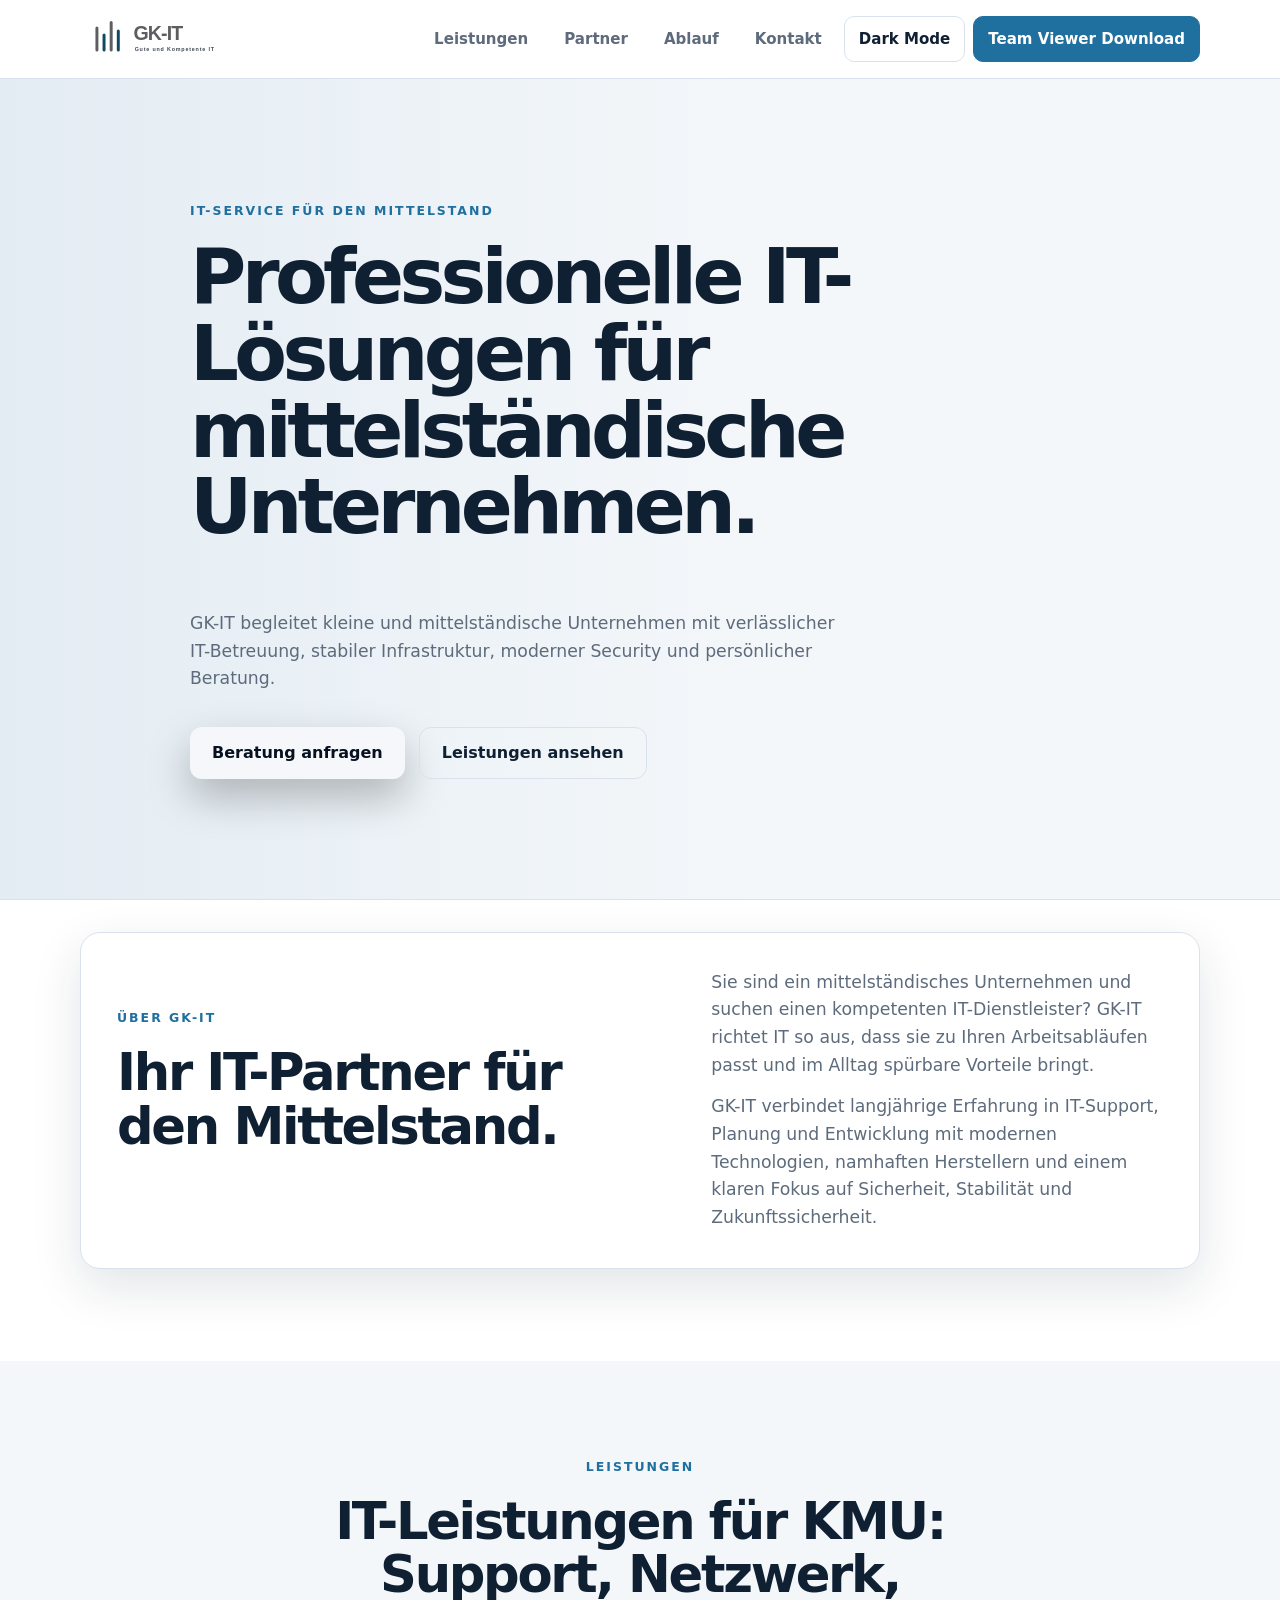
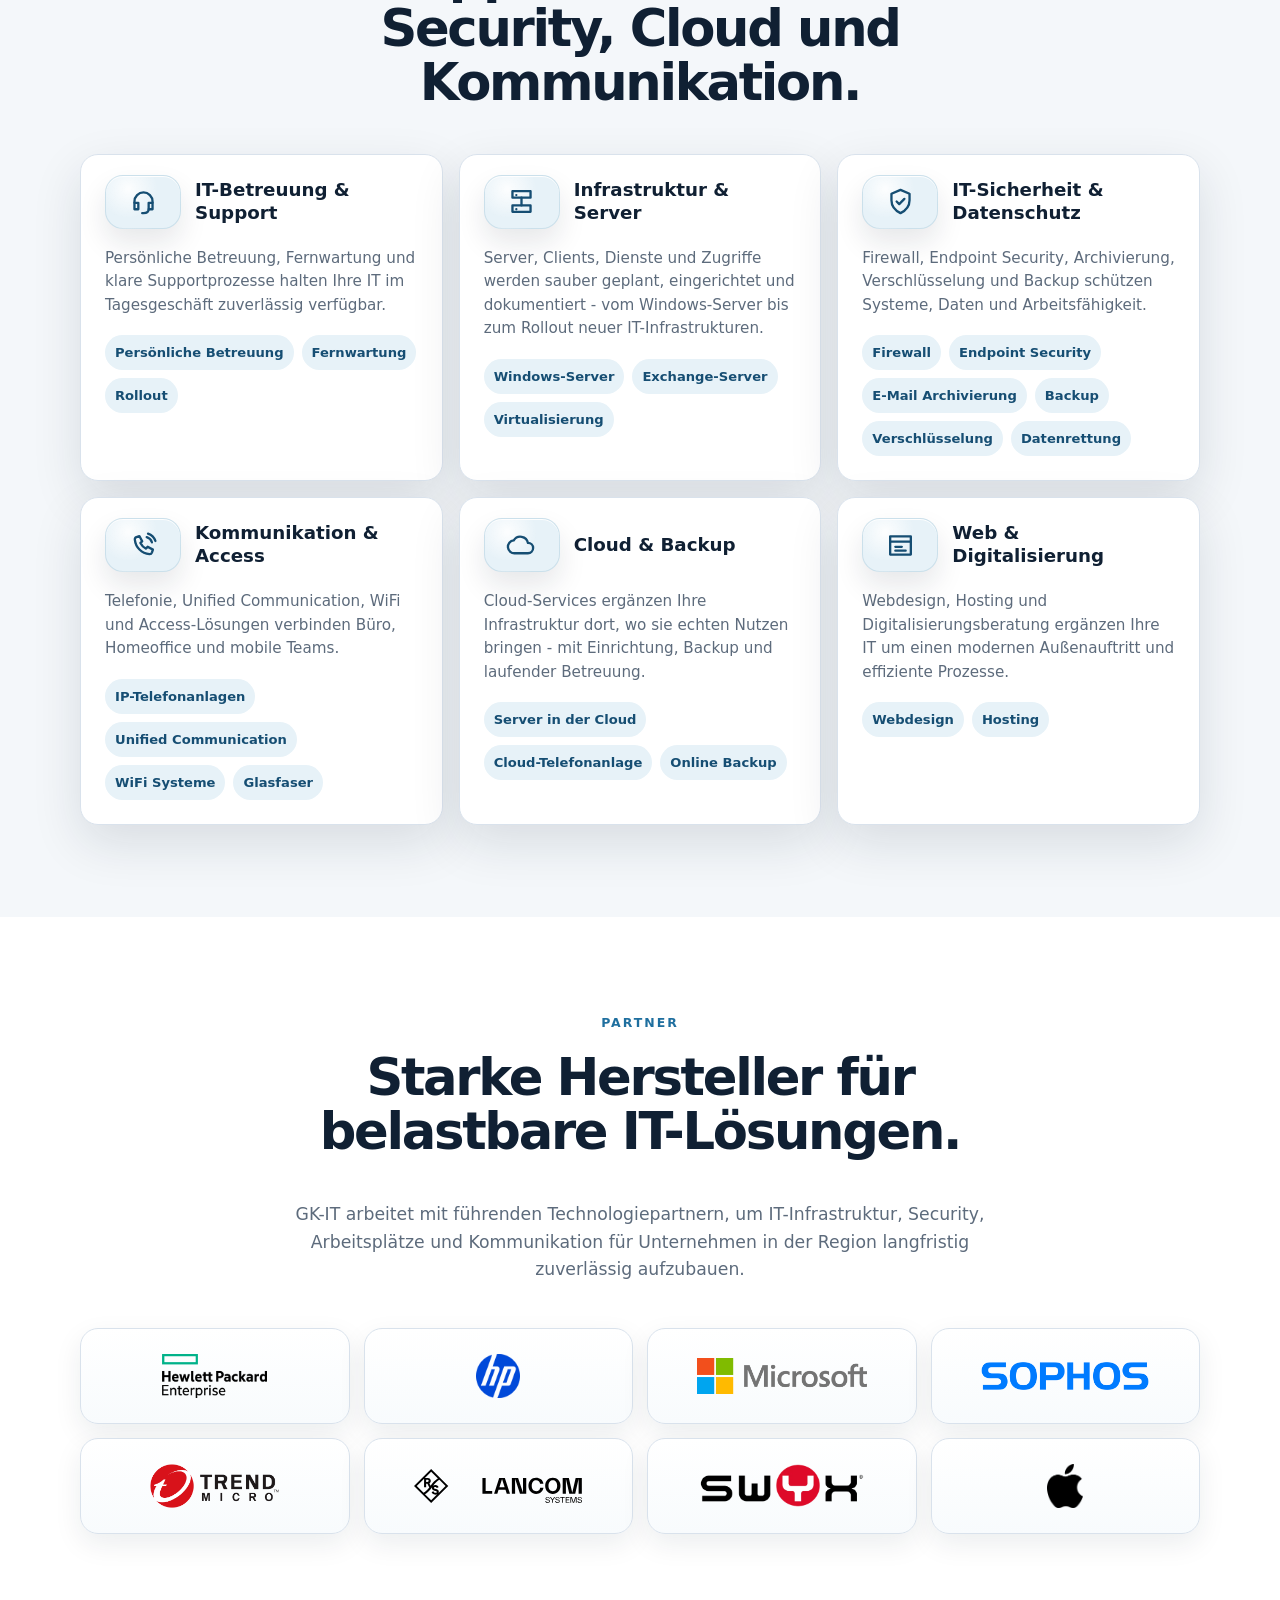
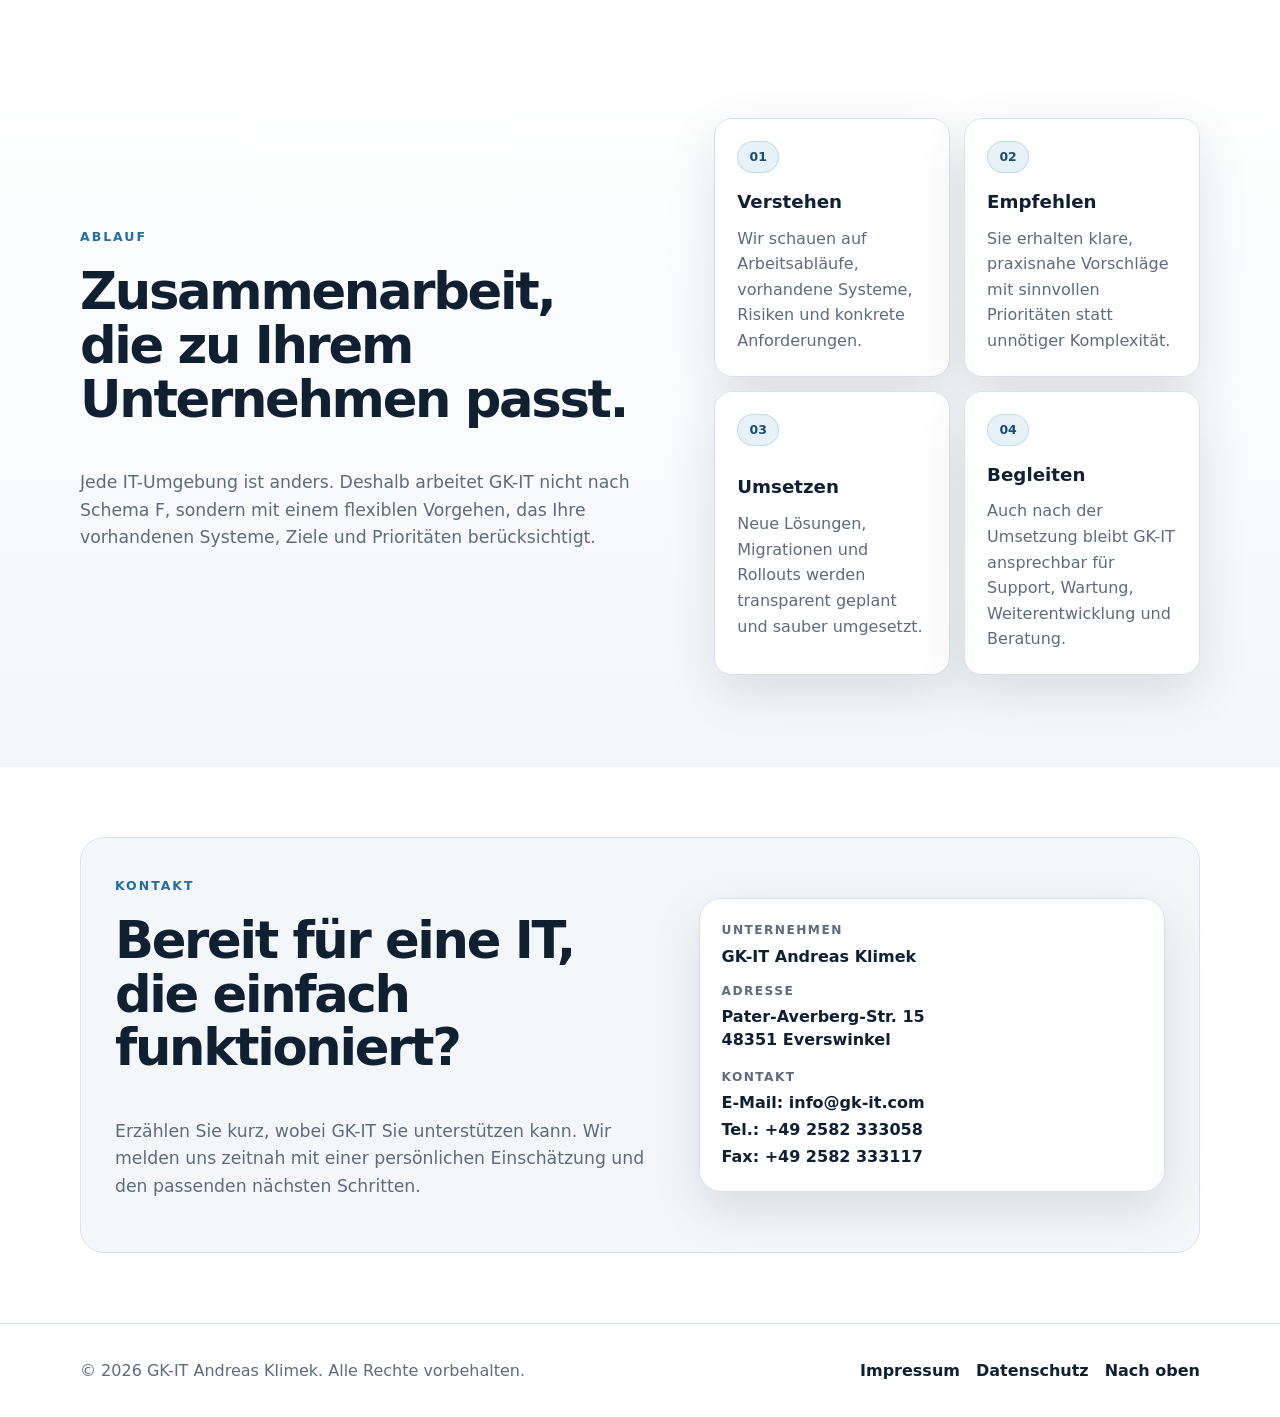
<file: index.html>
<!doctype html>
<html lang="de">
  <head>
    <meta charset="utf-8" />
    <meta name="viewport" content="width=device-width, initial-scale=1" />
    <meta
      name="description"
      content="GK-IT Andreas Klimek bietet IT-Service für den Mittelstand in Kreis Warendorf, Münster und NRW: IT-Betreuung, Server, Netzwerk, IT-Sicherheit, Cloud, Backup, Telefonie und Support."
    />
    <meta
      name="keywords"
      content="IT-Service Kreis Warendorf, IT-Dienstleister Münster, IT Betreuung Mittelstand NRW, IT Support Everswinkel, Netzwerkadministration, IT Sicherheit, Firewall, Backup, Cloud Services, IP Telefonanlage"
    />
    <meta name="robots" content="index, follow" />
    <meta name="author" content="GK-IT Andreas Klimek" />
    <meta property="og:type" content="website" />
    <meta property="og:locale" content="de_DE" />
    <meta property="og:title" content="GK-IT Andreas Klimek | IT-Service für Mittelstand in Warendorf, Münster & NRW" />
    <meta
      property="og:description"
      content="Regionaler IT-Dienstleister für KMU: IT-Betreuung, Netzwerkadministration, IT-Sicherheit, Cloud, Backup, Telefonie, Webdesign und Hosting."
    />
    <meta property="og:url" content="https://www.gk-it.com/" />
    <meta property="og:site_name" content="GK-IT Andreas Klimek" />
    <link rel="canonical" href="https://www.gk-it.com/" />
    <title>GK-IT Andreas Klimek | IT-Service für Mittelstand in Warendorf, Münster & NRW</title>
    <link rel="icon" type="image/svg+xml" href="assets/company-logos/gk-it-icon.svg" />
    <link rel="stylesheet" href="styles.css" />
    <script type="application/ld+json">
      {
        "@context": "https://schema.org",
        "@type": "LocalBusiness",
        "name": "GK-IT Andreas Klimek",
        "url": "https://www.gk-it.com/",
        "email": "info@gk-it.com",
        "telephone": "+49 2582 333058",
        "faxNumber": "+49 2582 333117",
        "address": {
          "@type": "PostalAddress",
          "streetAddress": "Pater-Averberg-Str. 15",
          "postalCode": "48351",
          "addressLocality": "Everswinkel",
          "addressRegion": "NRW",
          "addressCountry": "DE"
        },
        "areaServed": [
          "Kreis Warendorf",
          "Münster",
          "Münsterland",
          "Nordrhein-Westfalen",
          "Deutschland"
        ],
        "description": "IT-Dienstleister für kleine und mittelständische Unternehmen in Kreis Warendorf, Münster und NRW.",
        "knowsAbout": [
          "IT-Betreuung",
          "IT-Support",
          "Netzwerkadministration",
          "Windows-Server",
          "Exchange-Server",
          "IT-Sicherheit",
          "Firewall",
          "Endpoint Security",
          "Backup",
          "Cloud-Services",
          "IP-Telefonanlagen",
          "Webdesign",
          "Hosting"
        ]
      }
    </script>
  </head>
  <body>
    <header class="site-header">
      <nav class="nav container" aria-label="Hauptnavigation">
        <a class="brand" href="#top" aria-label="GK-IT Startseite">
          <img class="brand-logo" src="assets/company-logos/gk-it-logo-09.svg" alt="GK-IT - Gute und Kompetente IT" />
        </a>
        <button class="nav-toggle" type="button" aria-expanded="false" aria-controls="primary-navigation">
          <span class="sr-only">Menü öffnen</span>
          <span></span>
          <span></span>
          <span></span>
        </button>
        <div class="nav-links" id="primary-navigation">
          <a href="#leistungen">Leistungen</a>
          <a href="#partner">Partner</a>
          <a href="#prozess">Ablauf</a>
          <a href="#kontakt">Kontakt</a>
          <button class="theme-toggle nav-alt" type="button" aria-pressed="false">Light Mode</button>
          <a class="nav-download" href="https://download.teamviewer.com/download/TeamViewerQS_x64.exe">Team Viewer Download</a>
        </div>
      </nav>
    </header>

    <main id="top">
      <section class="hero section">
        <div class="container hero-grid">
          <div class="hero-copy">
            <span class="eyebrow">IT-Service für den Mittelstand</span>
            <h1>Professionelle IT-Lösungen für mittelständische Unternehmen.</h1>
            <p>
              GK-IT begleitet kleine und mittelständische Unternehmen mit verlässlicher
              IT-Betreuung, stabiler Infrastruktur, moderner Security und persönlicher Beratung.
            </p>
            <div class="hero-actions">
              <a class="button primary" href="#kontakt">Beratung anfragen</a>
              <a class="button secondary" href="#leistungen">Leistungen ansehen</a>
            </div>
          </div>
        </div>
      </section>

      <section class="section intro">
        <div class="container split">
          <div>
            <span class="eyebrow">Über GK-IT</span>
            <h2>Ihr IT-Partner für den Mittelstand.</h2>
          </div>
          <div class="intro-copy">
            <p>
              Sie sind ein mittelständisches Unternehmen und suchen einen kompetenten
              IT-Dienstleister? GK-IT richtet IT so aus, dass sie zu Ihren Arbeitsabläufen passt und
              im Alltag spürbare Vorteile bringt.
            </p>
            <p>
              GK-IT verbindet langjährige Erfahrung in IT-Support, Planung und Entwicklung mit
              modernen Technologien, namhaften Herstellern und einem klaren Fokus auf Sicherheit,
              Stabilität und Zukunftssicherheit.
            </p>
          </div>
        </div>
      </section>

      <section class="section services" id="leistungen">
        <div class="container">
          <div class="section-heading">
            <span class="eyebrow">Leistungen</span>
            <h2>IT-Leistungen für KMU: Support, Netzwerk, Security, Cloud und Kommunikation.</h2>
          </div>
          <div class="cards-grid">
            <article class="service-card">
              <div class="service-card-top">
                <span class="service-thumb" aria-hidden="true">
                  <svg viewBox="0 0 24 24"><path d="M5 13v-1a7 7 0 0 1 14 0v1"/><path d="M5 13h3v5H5z"/><path d="M16 13h3v5h-3z"/><path d="M16 18c0 2-1.5 3-4 3h-1"/></svg>
                </span>
                <h3>IT-Betreuung & Support</h3>
              </div>
              <p>
                Persönliche Betreuung, Fernwartung und klare Supportprozesse halten Ihre IT im
                Tagesgeschäft zuverlässig verfügbar.
              </p>
              <div class="service-highlights">
                <span>Persönliche Betreuung</span>
                <span>Fernwartung</span>
                <span>Rollout</span>
              </div>
            </article>
            <article class="service-card">
              <div class="service-card-top">
                <span class="service-thumb" aria-hidden="true">
                  <svg viewBox="0 0 24 24"><path d="M5 4h14v5H5z"/><path d="M5 15h14v5H5z"/><path d="M8 7h.01"/><path d="M8 18h.01"/><path d="M12 9v6"/></svg>
                </span>
                <h3>Infrastruktur & Server</h3>
              </div>
              <p>
                Server, Clients, Dienste und Zugriffe werden sauber geplant, eingerichtet und
                dokumentiert - vom Windows-Server bis zum Rollout neuer IT-Infrastrukturen.
              </p>
              <div class="service-highlights">
                <span>Windows-Server</span>
                <span>Exchange-Server</span>
                <span>Virtualisierung</span>
              </div>
            </article>
            <article class="service-card">
              <div class="service-card-top">
                <span class="service-thumb" aria-hidden="true">
                  <svg viewBox="0 0 24 24"><path d="M12 3l7 3v5c0 5-3 8-7 10-4-2-7-5-7-10V6z"/><path d="M9 12l2 2 4-4"/></svg>
                </span>
                <h3>IT-Sicherheit & Datenschutz</h3>
              </div>
              <p>
                Firewall, Endpoint Security, Archivierung, Verschlüsselung und Backup schützen
                Systeme, Daten und Arbeitsfähigkeit.
              </p>
              <div class="service-highlights">
                <span>Firewall</span>
                <span>Endpoint Security</span>
                <span>E-Mail Archivierung</span>
                <span>Backup</span>
                <span>Verschlüsselung</span>
                <span>Datenrettung</span>
              </div>
            </article>
            <article class="service-card">
              <div class="service-card-top">
                <span class="service-thumb" aria-hidden="true">
                  <svg viewBox="0 0 24 24"><path d="M6.5 5.5l2.3-.8 2.2 4.1-1.4 1.2c1 2 2.4 3.4 4.4 4.4l1.2-1.4 4.1 2.2-.8 2.3c-.3.8-1 1.3-1.9 1.2-6.1-.6-10.7-5.2-11.3-11.3-.1-.9.4-1.6 1.2-1.9z"/><path d="M14.5 5.5a6 6 0 0 1 4 4"/><path d="M15.5 2.8a9 9 0 0 1 5.7 5.7"/></svg>
                </span>
                <h3>Kommunikation & Access</h3>
              </div>
              <p>
                Telefonie, Unified Communication, WiFi und Access-Lösungen verbinden Büro,
                Homeoffice und mobile Teams.
              </p>
              <div class="service-highlights">
                <span>IP-Telefonanlagen</span>
                <span>Unified Communication</span>
                <span>WiFi Systeme</span>
                <span>Glasfaser</span>
              </div>
            </article>
            <article class="service-card">
              <div class="service-card-top">
                <span class="service-thumb" aria-hidden="true">
                  <svg viewBox="0 0 24 24"><path d="M7 18h10a4 4 0 0 0 0-8 6 6 0 0 0-11-2 5 5 0 0 0 1 10z"/></svg>
                </span>
                <h3>Cloud & Backup</h3>
              </div>
              <p>
                Cloud-Services ergänzen Ihre Infrastruktur dort, wo sie echten Nutzen bringen - mit
                Einrichtung, Backup und laufender Betreuung.
              </p>
              <div class="service-highlights">
                <span>Server in der Cloud</span>
                <span>Cloud-Telefonanlage</span>
                <span>Online Backup</span>
              </div>
            </article>
            <article class="service-card">
              <div class="service-card-top">
                <span class="service-thumb" aria-hidden="true">
                  <svg viewBox="0 0 24 24"><path d="M4 5h16v14H4z"/><path d="M4 9h16"/><path d="M8 13h5"/><path d="M8 16h8"/></svg>
                </span>
                <h3>Web & Digitalisierung</h3>
              </div>
              <p>
                Webdesign, Hosting und Digitalisierungsberatung ergänzen Ihre IT um einen modernen
                Außenauftritt und effiziente Prozesse.
              </p>
              <div class="service-highlights">
                <span>Webdesign</span>
                <span>Hosting</span>
              </div>
            </article>
          </div>
        </div>
      </section>

      <section class="section partners" id="partner">
        <div class="container">
          <div class="section-heading">
            <span class="eyebrow">Partner</span>
            <h2>Starke Hersteller für belastbare IT-Lösungen.</h2>
            <p>
              GK-IT arbeitet mit führenden Technologiepartnern, um IT-Infrastruktur, Security,
              Arbeitsplätze und Kommunikation für Unternehmen in der Region langfristig zuverlässig
              aufzubauen.
            </p>
          </div>
          <div class="partner-grid" aria-label="Partnerlogos">
            <article class="partner-card">
              <img src="assets/images/Hewlett_Packard_Enterprise_logo.svg.png" alt="HPE Logo" />
            </article>
            <article class="partner-card">
              <img src="assets/images/HP_logo_2025.svg.png" alt="HP Logo" />
            </article>
            <article class="partner-card">
              <img src="assets/images/Microsoft_logo_(2012).svg.png" alt="Microsoft Logo" />
            </article>
            <article class="partner-card">
              <img src="assets/images/Sophos_logo.svg.png" alt="Sophos Logo" />
            </article>
            <article class="partner-card">
              <img src="assets/images/Trend_Micro_logo.svg.png" alt="Trend Micro Logo" />
            </article>
            <article class="partner-card">
              <img src="assets/images/Lancom_Systems_logo.svg" alt="LANCOM Systems Logo" />
            </article>
            <article class="partner-card">
              <img src="assets/images/swyx-logo-1000px-rgb.png" alt="Swyx Logo" />
            </article>
            <article class="partner-card">
              <img src="assets/images/Apple_logo_black.svg.png" alt="Apple Logo" />
            </article>
          </div>
        </div>
      </section>

      <section class="section process" id="prozess">
        <div class="container process-grid">
          <div class="section-heading align-left">
            <span class="eyebrow">Ablauf</span>
            <h2>Zusammenarbeit, die zu Ihrem Unternehmen passt.</h2>
            <p>
              Jede IT-Umgebung ist anders. Deshalb arbeitet GK-IT nicht nach Schema F, sondern mit
              einem flexiblen Vorgehen, das Ihre vorhandenen Systeme, Ziele und Prioritäten
              berücksichtigt.
            </p>
          </div>
          <div class="timeline">
            <div class="timeline-item">
              <span>01</span>
              <div>
                <h3>Verstehen</h3>
                <p>Wir schauen auf Arbeitsabläufe, vorhandene Systeme, Risiken und konkrete Anforderungen.</p>
              </div>
            </div>
            <div class="timeline-item">
              <span>02</span>
              <div>
                <h3>Empfehlen</h3>
                <p>Sie erhalten klare, praxisnahe Vorschläge mit sinnvollen Prioritäten statt unnötiger Komplexität.</p>
              </div>
            </div>
            <div class="timeline-item">
              <span>03</span>
              <div>
                <h3>Umsetzen</h3>
                <p>Neue Lösungen, Migrationen und Rollouts werden transparent geplant und sauber umgesetzt.</p>
              </div>
            </div>
            <div class="timeline-item">
              <span>04</span>
              <div>
                <h3>Begleiten</h3>
                <p>Auch nach der Umsetzung bleibt GK-IT ansprechbar für Support, Wartung, Weiterentwicklung und Beratung.</p>
              </div>
            </div>
          </div>
        </div>
      </section>

      <section class="section cta" id="kontakt">
        <div class="container cta-panel">
          <div>
            <span class="eyebrow">Kontakt</span>
            <h2>Bereit für eine IT, die einfach funktioniert?</h2>
            <p>
              Erzählen Sie kurz, wobei GK-IT Sie unterstützen kann. Wir melden uns zeitnah mit
              einer persönlichen Einschätzung und den passenden nächsten Schritten.
            </p>
          </div>
          <div class="contact-card">
            <div class="contact-item">
              <span>Unternehmen</span>
              <strong>GK-IT Andreas Klimek</strong>
            </div>
            <div class="contact-item">
              <span>Adresse</span>
              <address>Pater-Averberg-Str. 15<br />48351 Everswinkel</address>
            </div>
            <div class="contact-item contact-details" aria-label="Kontaktdaten">
              <span>Kontakt</span>
              <a href="mailto:info@gk-it.com">E-Mail: info@gk-it.com</a>
              <a href="tel:+492582333058">Tel.: +49 2582 333058</a>
              <a href="tel:+492582333117">Fax: +49 2582 333117</a>
            </div>
          </div>
        </div>
      </section>
    </main>

    <footer class="footer">
      <div class="container footer-inner">
        <p>&copy; <span id="year"></span> GK-IT Andreas Klimek. Alle Rechte vorbehalten.</p>
        <div class="footer-links">
          <a href="impressum.html">Impressum</a>
          <a href="datenschutz.html">Datenschutz</a>
          <a href="#top">Nach oben</a>
        </div>
      </div>
    </footer>

    <script src="script.js"></script>
  </body>
</html>
</file>
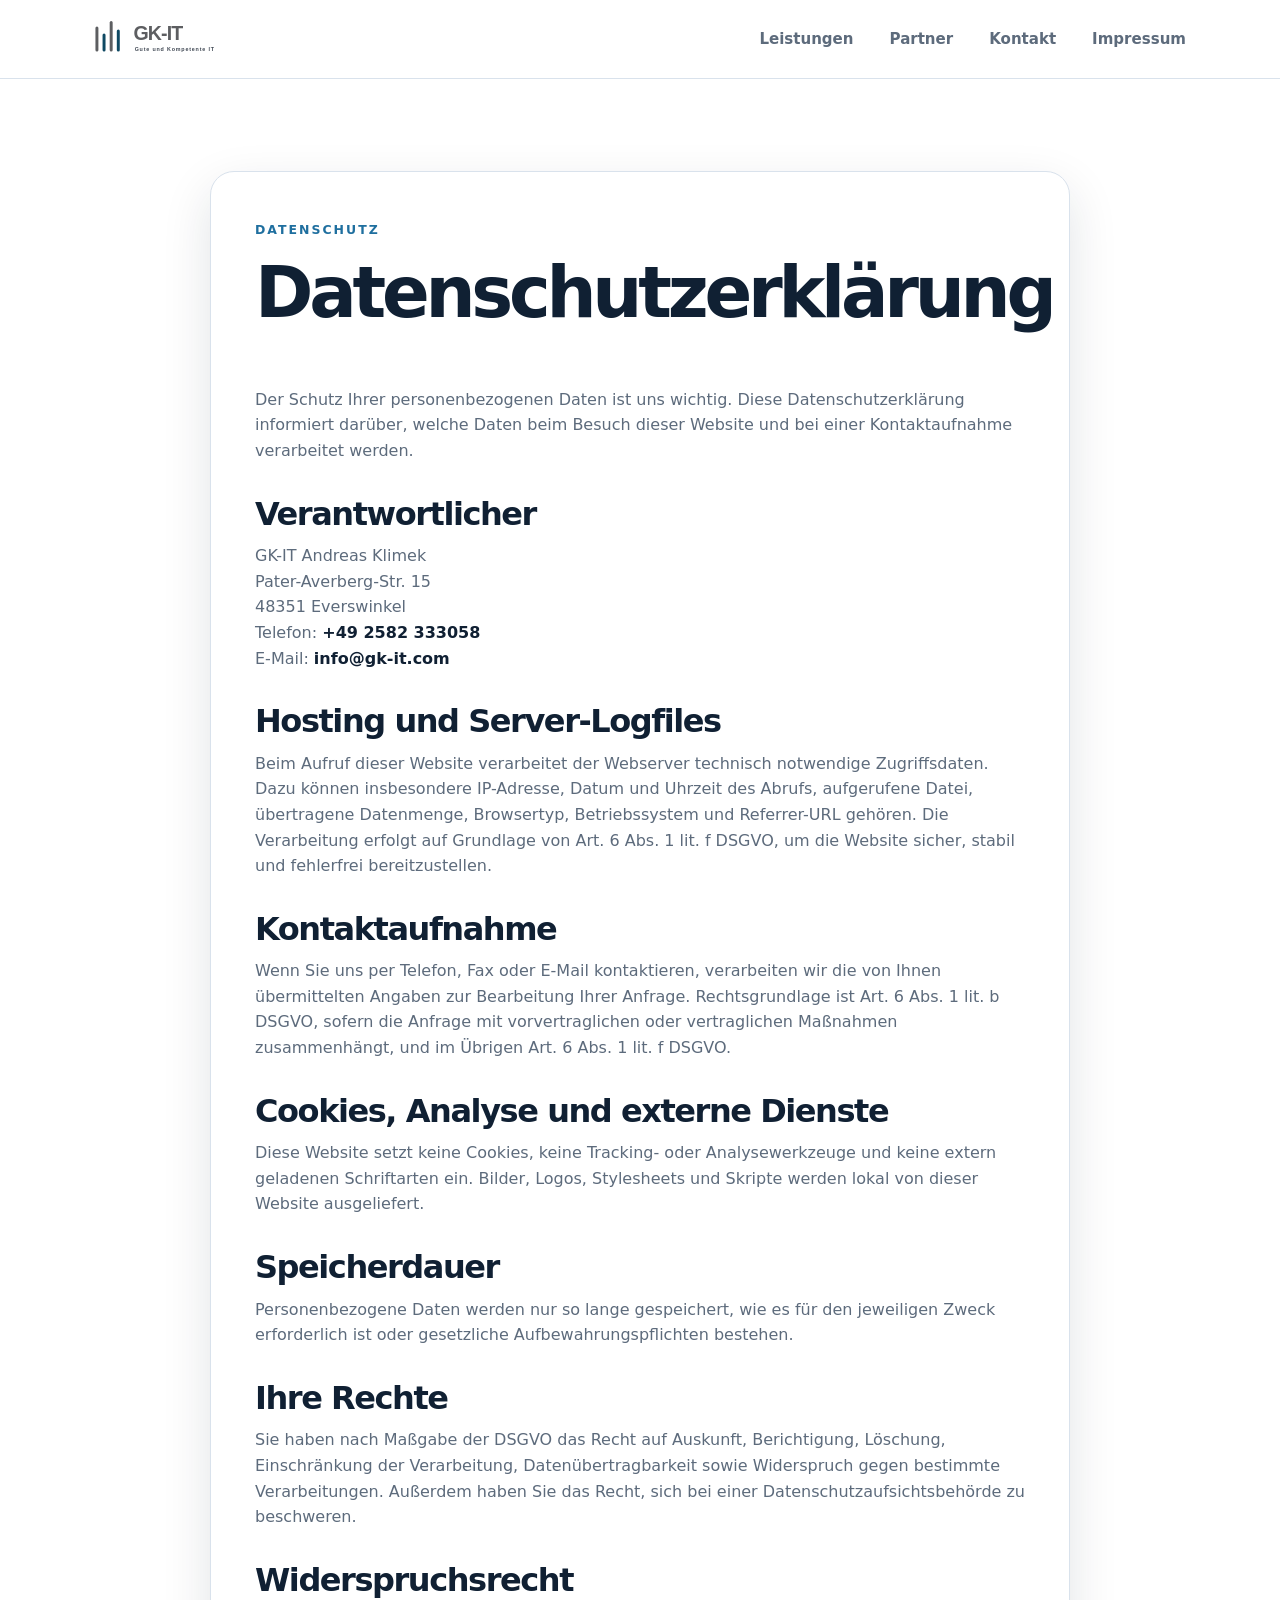
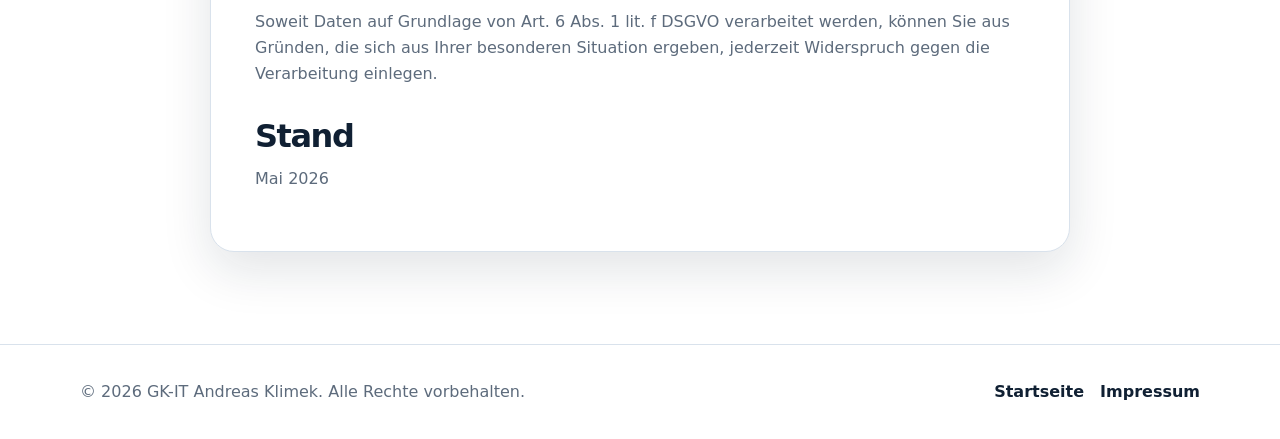
<file: datenschutz.html>
<!doctype html>
<html lang="de">
  <head>
    <meta charset="utf-8" />
    <meta name="viewport" content="width=device-width, initial-scale=1" />
    <meta name="description" content="Datenschutzerklärung von GK-IT Andreas Klimek, IT-Dienstleister für den Mittelstand in Everswinkel, Kreis Warendorf, Münster und NRW." />
    <meta name="robots" content="index, follow" />
    <link rel="canonical" href="https://www.gk-it.com/datenschutz.html" />
    <title>Datenschutz | GK-IT Andreas Klimek</title>
    <link rel="icon" type="image/svg+xml" href="assets/company-logos/gk-it-icon.svg" />
    <link rel="stylesheet" href="styles.css" />
  </head>
  <body>
    <header class="site-header">
      <nav class="nav container" aria-label="Hauptnavigation">
        <a class="brand" href="index.html" aria-label="GK-IT Startseite">
          <img class="brand-logo" src="assets/company-logos/gk-it-logo-09.svg" alt="GK-IT - Gute und Kompetente IT" />
        </a>
        <div class="nav-links legal-nav">
          <a href="index.html#leistungen">Leistungen</a>
          <a href="index.html#partner">Partner</a>
          <a href="index.html#kontakt">Kontakt</a>
          <a href="impressum.html">Impressum</a>
        </div>
      </nav>
    </header>

    <main class="legal-page">
      <section class="section">
        <div class="container legal-content">
          <span class="eyebrow">Datenschutz</span>
          <h1>Datenschutzerklärung</h1>
          <p>
            Der Schutz Ihrer personenbezogenen Daten ist uns wichtig. Diese Datenschutzerklärung
            informiert darüber, welche Daten beim Besuch dieser Website und bei einer Kontaktaufnahme
            verarbeitet werden.
          </p>

          <h2>Verantwortlicher</h2>
          <p>
            GK-IT Andreas Klimek<br />
            Pater-Averberg-Str. 15<br />
            48351 Everswinkel<br />
            Telefon: <a href="tel:+492582333058">+49 2582 333058</a><br />
            E-Mail: <a href="mailto:info@gk-it.com">info@gk-it.com</a>
          </p>

          <h2>Hosting und Server-Logfiles</h2>
          <p>
            Beim Aufruf dieser Website verarbeitet der Webserver technisch notwendige Zugriffsdaten.
            Dazu können insbesondere IP-Adresse, Datum und Uhrzeit des Abrufs, aufgerufene Datei,
            übertragene Datenmenge, Browsertyp, Betriebssystem und Referrer-URL gehören. Die
            Verarbeitung erfolgt auf Grundlage von Art. 6 Abs. 1 lit. f DSGVO, um die Website sicher,
            stabil und fehlerfrei bereitzustellen.
          </p>

          <h2>Kontaktaufnahme</h2>
          <p>
            Wenn Sie uns per Telefon, Fax oder E-Mail kontaktieren, verarbeiten wir die von Ihnen
            übermittelten Angaben zur Bearbeitung Ihrer Anfrage. Rechtsgrundlage ist Art. 6 Abs. 1
            lit. b DSGVO, sofern die Anfrage mit vorvertraglichen oder vertraglichen Maßnahmen
            zusammenhängt, und im Übrigen Art. 6 Abs. 1 lit. f DSGVO.
          </p>

          <h2>Cookies, Analyse und externe Dienste</h2>
          <p>
            Diese Website setzt keine Cookies, keine Tracking- oder Analysewerkzeuge und keine extern
            geladenen Schriftarten ein. Bilder, Logos, Stylesheets und Skripte werden lokal von dieser
            Website ausgeliefert.
          </p>

          <h2>Speicherdauer</h2>
          <p>
            Personenbezogene Daten werden nur so lange gespeichert, wie es für den jeweiligen Zweck
            erforderlich ist oder gesetzliche Aufbewahrungspflichten bestehen.
          </p>

          <h2>Ihre Rechte</h2>
          <p>
            Sie haben nach Maßgabe der DSGVO das Recht auf Auskunft, Berichtigung, Löschung,
            Einschränkung der Verarbeitung, Datenübertragbarkeit sowie Widerspruch gegen bestimmte
            Verarbeitungen. Außerdem haben Sie das Recht, sich bei einer Datenschutzaufsichtsbehörde
            zu beschweren.
          </p>

          <h2>Widerspruchsrecht</h2>
          <p>
            Soweit Daten auf Grundlage von Art. 6 Abs. 1 lit. f DSGVO verarbeitet werden, können Sie
            aus Gründen, die sich aus Ihrer besonderen Situation ergeben, jederzeit Widerspruch gegen
            die Verarbeitung einlegen.
          </p>

          <h2>Stand</h2>
          <p>Mai 2026</p>
        </div>
      </section>
    </main>

    <footer class="footer">
      <div class="container footer-inner">
        <p>&copy; <span id="year"></span> GK-IT Andreas Klimek. Alle Rechte vorbehalten.</p>
        <div class="footer-links">
          <a href="index.html">Startseite</a>
          <a href="impressum.html">Impressum</a>
        </div>
      </div>
    </footer>

    <script src="script.js"></script>
  </body>
</html>
</file>
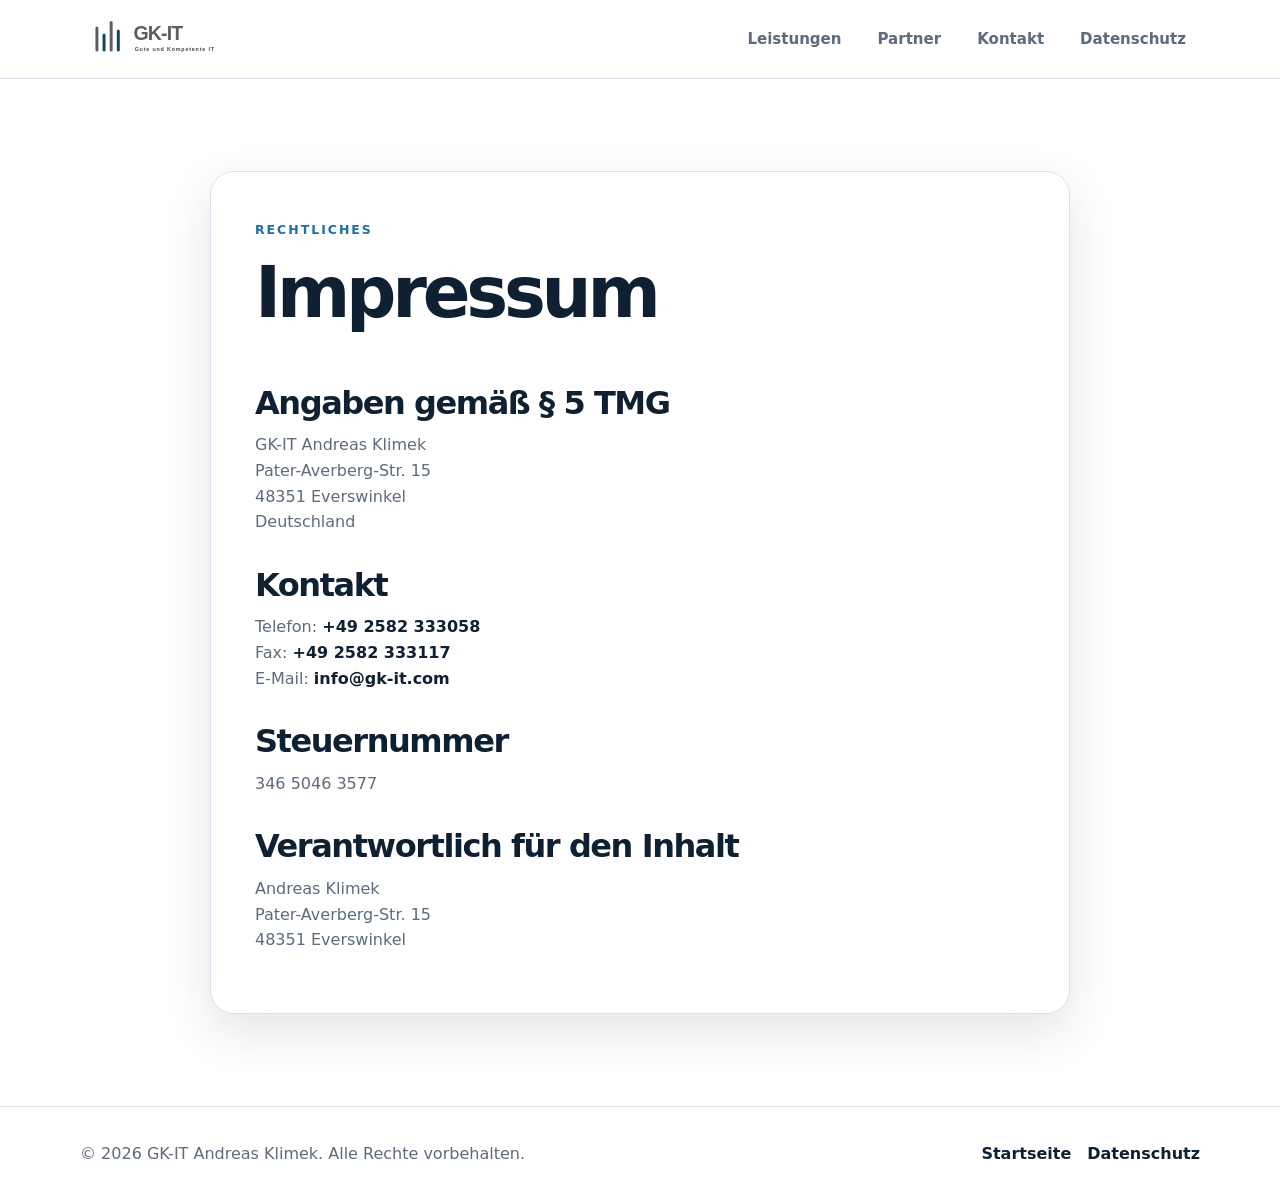
<file: impressum.html>
<!doctype html>
<html lang="de">
  <head>
    <meta charset="utf-8" />
    <meta name="viewport" content="width=device-width, initial-scale=1" />
    <meta name="description" content="Impressum von GK-IT Andreas Klimek, IT-Service und IT-Dienstleister in Everswinkel für Kreis Warendorf, Münster und NRW." />
    <meta name="robots" content="index, follow" />
    <link rel="canonical" href="https://www.gk-it.com/impressum.html" />
    <title>Impressum | GK-IT Andreas Klimek</title>
    <link rel="icon" type="image/svg+xml" href="assets/company-logos/gk-it-icon.svg" />
    <link rel="stylesheet" href="styles.css" />
  </head>
  <body>
    <header class="site-header">
      <nav class="nav container" aria-label="Hauptnavigation">
        <a class="brand" href="index.html" aria-label="GK-IT Startseite">
          <img class="brand-logo" src="assets/company-logos/gk-it-logo-09.svg" alt="GK-IT - Gute und Kompetente IT" />
        </a>
        <div class="nav-links legal-nav">
          <a href="index.html#leistungen">Leistungen</a>
          <a href="index.html#partner">Partner</a>
          <a href="index.html#kontakt">Kontakt</a>
          <a href="datenschutz.html">Datenschutz</a>
        </div>
      </nav>
    </header>

    <main class="legal-page">
      <section class="section">
        <div class="container legal-content">
          <span class="eyebrow">Rechtliches</span>
          <h1>Impressum</h1>

          <h2>Angaben gemäß § 5 TMG</h2>
          <p>
            GK-IT Andreas Klimek<br />
            Pater-Averberg-Str. 15<br />
            48351 Everswinkel<br />
            Deutschland
          </p>

          <h2>Kontakt</h2>
          <p>
            Telefon: <a href="tel:+492582333058">+49 2582 333058</a><br />
            Fax: <a href="tel:+492582333117">+49 2582 333117</a><br />
            E-Mail: <a href="mailto:info@gk-it.com">info@gk-it.com</a>
          </p>

          <h2>Steuernummer</h2>
          <p>346 5046 3577</p>

          <h2>Verantwortlich für den Inhalt</h2>
          <p>
            Andreas Klimek<br />
            Pater-Averberg-Str. 15<br />
            48351 Everswinkel
          </p>
        </div>
      </section>
    </main>

    <footer class="footer">
      <div class="container footer-inner">
        <p>&copy; <span id="year"></span> GK-IT Andreas Klimek. Alle Rechte vorbehalten.</p>
        <div class="footer-links">
          <a href="index.html">Startseite</a>
          <a href="datenschutz.html">Datenschutz</a>
        </div>
      </div>
    </footer>

    <script src="script.js"></script>
  </body>
</html>
</file>
<file: styles.css>
:root {
  --bg: #08111d;
  --bg-soft: #101b2a;
  --surface: rgba(255, 255, 255, 0.065);
  --surface-strong: rgba(255, 255, 255, 0.1);
  --text: #f5f7fb;
  --muted: #aab6c7;
  --primary: #5fb3d9;
  --primary-dark: #2d7fa8;
  --accent: #9fb0c6;
  --line: rgba(255, 255, 255, 0.13);
  --shadow: 0 22px 70px rgba(0, 0, 0, 0.3);
  --radius: 20px;
}

* {
  box-sizing: border-box;
}

html {
  scroll-behavior: smooth;
}

body {
  margin: 0;
  background:
    linear-gradient(135deg, rgba(95, 179, 217, 0.12), transparent 32rem),
    linear-gradient(180deg, #08111d 0%, #0c1725 54%, #08111d 100%),
    var(--bg);
  color: var(--text);
  font-family: Inter, ui-sans-serif, system-ui, -apple-system, BlinkMacSystemFont, "Segoe UI", Arial, sans-serif;
  line-height: 1.6;
}

body::before {
  position: fixed;
  inset: 0;
  z-index: -1;
  pointer-events: none;
  content: "";
  background: linear-gradient(90deg, transparent, rgba(255, 255, 255, 0.04), transparent);
  mask-image: linear-gradient(to bottom, black, transparent 60%);
}

a {
  color: inherit;
  text-decoration: none;
}

p,
h1,
h2,
h3 {
  margin-top: 0;
}

.container {
  width: min(1120px, calc(100% - 40px));
  margin: 0 auto;
}

.site-header {
  position: sticky;
  top: 0;
  z-index: 20;
  border-bottom: 1px solid rgba(255, 255, 255, 0.08);
  background: rgba(7, 17, 31, 0.76);
  backdrop-filter: blur(18px);
}

.nav {
  display: flex;
  align-items: center;
  justify-content: space-between;
  min-height: 78px;
}

.brand {
  display: inline-flex;
  align-items: center;
}

.brand-logo {
  display: block;
  width: 190px;
  height: auto;
  border-radius: 10px;
}

.brand-mark {
  display: grid;
  width: 48px;
  height: 48px;
  place-items: center;
  border: 1px solid rgba(255, 255, 255, 0.24);
  border-radius: 12px;
  background: #f5f7fb;
  color: #07111f;
  font-weight: 800;
  box-shadow: 0 14px 34px rgba(0, 0, 0, 0.25);
}

.brand strong,
.brand small {
  display: block;
}

.brand strong {
  font-size: 1.05rem;
}

.brand small {
  color: var(--muted);
  font-size: 0.78rem;
}

.nav-links {
  display: flex;
  gap: 8px;
  align-items: center;
}

.nav-links a,
.theme-toggle {
  padding: 10px 14px;
  border: 0;
  border-radius: 10px;
  background: transparent;
  color: var(--muted);
  font: inherit;
  font-size: 0.94rem;
  font-weight: 600;
  cursor: pointer;
  transition: 180ms ease;
}

.nav-links a:hover,
.theme-toggle:hover {
  background: rgba(255, 255, 255, 0.08);
  color: var(--text);
}

.nav-links a.nav-download {
  border: 1px solid rgba(95, 179, 217, 0.32);
  background: rgba(95, 179, 217, 0.1);
  color: var(--text);
}

.nav-links a.nav-download:hover {
  border-color: rgba(95, 179, 217, 0.5);
  background: rgba(95, 179, 217, 0.18);
}

.nav-links .nav-alt {
  border: 1px solid rgba(255, 255, 255, 0.16);
  background: rgba(255, 255, 255, 0.055);
  color: var(--text);
}

.nav-links .nav-alt:hover {
  border-color: rgba(255, 255, 255, 0.3);
  background: rgba(255, 255, 255, 0.1);
}

.nav-toggle {
  display: none;
  width: 44px;
  height: 44px;
  border: 1px solid var(--line);
  border-radius: 14px;
  background: rgba(255, 255, 255, 0.08);
  color: var(--text);
}

.nav-toggle span:not(.sr-only) {
  display: block;
  width: 18px;
  height: 2px;
  margin: 4px auto;
  border-radius: 2px;
  background: currentColor;
}

.sr-only {
  position: absolute;
  width: 1px;
  height: 1px;
  padding: 0;
  overflow: hidden;
  clip: rect(0, 0, 0, 0);
  white-space: nowrap;
  border: 0;
}

.section {
  padding: 92px 0;
}

.hero {
  padding-top: 118px;
}

.hero-grid,
.process-grid,
.split,
.cta-panel {
  display: grid;
  grid-template-columns: 1.08fr 0.92fr;
  gap: 64px;
  align-items: center;
}

.hero-grid {
  grid-template-columns: minmax(0, 900px);
  justify-content: center;
}

.hero-copy {
  max-width: 900px;
}

.eyebrow {
  display: inline-flex;
  margin-bottom: 18px;
  color: var(--primary);
  font-size: 0.78rem;
  font-weight: 800;
  letter-spacing: 0.16em;
  text-transform: uppercase;
}

h1 {
  max-width: 780px;
  font-size: clamp(2.8rem, 6vw, 5.1rem);
  line-height: 1;
  letter-spacing: -0.06em;
}

h2 {
  font-size: clamp(2rem, 4vw, 3.35rem);
  line-height: 1.05;
  letter-spacing: -0.045em;
}

h3 {
  margin-bottom: 12px;
  font-size: 1.14rem;
  line-height: 1.25;
}

.hero-copy p,
.section-heading p,
.split p,
.cta p {
  color: var(--muted);
  font-size: 1.08rem;
}

.hero-copy p {
  max-width: 650px;
}

.hero-actions {
  display: flex;
  flex-wrap: wrap;
  gap: 14px;
  margin: 34px 0 28px;
}

.button {
  display: inline-flex;
  align-items: center;
  justify-content: center;
  min-height: 52px;
  padding: 0 22px;
  border-radius: 12px;
  font-weight: 800;
  transition: 180ms ease;
}

.button.primary {
  background: #f5f7fb;
  color: #07111f;
  box-shadow: 0 18px 42px rgba(0, 0, 0, 0.26);
}

.button.secondary {
  border: 1px solid var(--line);
  background: rgba(255, 255, 255, 0.06);
  color: var(--text);
}

.button:hover {
  transform: translateY(-2px);
}

.service-card,
.contact-card,
.timeline-item {
  border: 1px solid var(--line);
  background: linear-gradient(145deg, rgba(255, 255, 255, 0.105), rgba(255, 255, 255, 0.04));
  box-shadow: var(--shadow);
  backdrop-filter: blur(18px);
}

.intro {
  padding-top: 32px;
}

.split {
  padding: 36px;
  border: 1px solid var(--line);
  border-radius: var(--radius);
  background: rgba(255, 255, 255, 0.055);
}

.intro-copy {
  display: grid;
  gap: 14px;
}

.intro-copy p {
  margin-bottom: 0;
}

.section-heading {
  max-width: 760px;
  margin: 0 auto 44px;
  text-align: center;
}

.section-heading.align-left {
  margin: 0;
  text-align: left;
}

.cards-grid {
  display: grid;
  grid-template-columns: repeat(3, 1fr);
  gap: 16px;
}

.service-card {
  min-height: 100%;
  padding: 24px;
  border-radius: 18px;
  transition: 180ms ease;
}

.service-card:hover {
  transform: translateY(-2px);
  border-color: rgba(95, 179, 217, 0.36);
}

.service-card p {
  margin-bottom: 0;
  color: var(--muted);
  font-size: 0.95rem;
  line-height: 1.55;
}

.service-card-top {
  display: flex;
  align-items: center;
  justify-content: flex-start;
  gap: 14px;
  margin: -4px 0 18px;
}

.service-card-top h3 {
  margin: 0;
}

.service-thumb {
  position: relative;
  display: block;
  flex: 0 0 76px;
  width: 76px;
  height: 54px;
  overflow: hidden;
  border: 1px solid rgba(95, 179, 217, 0.28);
  border-radius: 18px;
  background: rgba(95, 179, 217, 0.1);
  box-shadow: inset 0 1px 0 rgba(255, 255, 255, 0.08), 0 14px 30px rgba(0, 0, 0, 0.16);
}

.service-thumb::before,
.service-thumb::after {
  position: absolute;
  content: "";
}

.thumb-support {
  background:
    radial-gradient(circle at 28px 24px, rgba(95, 179, 217, 0.95) 0 9px, transparent 10px),
    linear-gradient(135deg, rgba(245, 247, 251, 0.18), rgba(95, 179, 217, 0.08));
}

.thumb-support::before {
  top: 13px;
  left: 15px;
  width: 28px;
  height: 26px;
  border: 2px solid rgba(245, 247, 251, 0.55);
  border-bottom-color: transparent;
  border-radius: 999px 999px 0 0;
}

.thumb-support::after {
  right: 15px;
  bottom: 16px;
  width: 28px;
  height: 3px;
  border-radius: 999px;
  background: rgba(245, 247, 251, 0.5);
}

.thumb-infra {
  background:
    linear-gradient(rgba(245, 247, 251, 0.38) 0 0) 15px 12px / 46px 8px no-repeat,
    linear-gradient(rgba(245, 247, 251, 0.28) 0 0) 15px 24px / 46px 8px no-repeat,
    linear-gradient(rgba(245, 247, 251, 0.2) 0 0) 15px 36px / 46px 8px no-repeat,
    linear-gradient(135deg, rgba(95, 179, 217, 0.2), rgba(255, 255, 255, 0.04));
}

.thumb-infra::after {
  top: 14px;
  right: 19px;
  width: 4px;
  height: 4px;
  border-radius: 50%;
  background: var(--primary);
  box-shadow: 0 12px 0 var(--primary), 0 24px 0 var(--primary);
}

.thumb-security {
  background:
    radial-gradient(circle at center, rgba(95, 179, 217, 0.28), transparent 32px),
    linear-gradient(135deg, rgba(245, 247, 251, 0.12), rgba(95, 179, 217, 0.1));
}

.thumb-security::before {
  inset: 10px 24px 10px;
  border: 2px solid rgba(245, 247, 251, 0.58);
  border-radius: 18px 18px 24px 24px;
  clip-path: polygon(50% 0, 100% 18%, 90% 72%, 50% 100%, 10% 72%, 0 18%);
}

.thumb-security::after {
  top: 26px;
  left: 35px;
  width: 8px;
  height: 8px;
  border-radius: 50%;
  background: rgba(245, 247, 251, 0.62);
}

.thumb-comms {
  background:
    radial-gradient(circle at 54px 38px, rgba(245, 247, 251, 0.75) 0 4px, transparent 5px),
    repeating-radial-gradient(circle at 54px 38px, transparent 0 11px, rgba(95, 179, 217, 0.42) 12px 14px, transparent 15px 23px),
    linear-gradient(135deg, rgba(95, 179, 217, 0.18), rgba(255, 255, 255, 0.04));
}

.thumb-comms::before {
  top: 14px;
  left: 16px;
  width: 18px;
  height: 28px;
  border: 2px solid rgba(245, 247, 251, 0.58);
  border-radius: 5px;
}

.thumb-cloud {
  background:
    radial-gradient(circle at 27px 33px, rgba(245, 247, 251, 0.68) 0 12px, transparent 13px),
    radial-gradient(circle at 43px 27px, rgba(245, 247, 251, 0.58) 0 16px, transparent 17px),
    radial-gradient(circle at 57px 36px, rgba(245, 247, 251, 0.54) 0 10px, transparent 11px),
    linear-gradient(135deg, rgba(95, 179, 217, 0.16), rgba(255, 255, 255, 0.04));
}

.thumb-cloud::after {
  right: 15px;
  bottom: 11px;
  width: 12px;
  height: 18px;
  border-bottom: 2px solid var(--primary);
  border-left: 2px solid var(--primary);
  transform: rotate(-45deg);
}

.thumb-web {
  background:
    linear-gradient(rgba(245, 247, 251, 0.36) 0 0) 14px 14px / 48px 7px no-repeat,
    linear-gradient(rgba(95, 179, 217, 0.7) 0 0) 14px 29px / 25px 6px no-repeat,
    linear-gradient(rgba(245, 247, 251, 0.28) 0 0) 14px 41px / 40px 5px no-repeat,
    linear-gradient(135deg, rgba(95, 179, 217, 0.18), rgba(255, 255, 255, 0.04));
}

.thumb-web::before {
  inset: 10px 12px 9px;
  border: 2px solid rgba(245, 247, 251, 0.42);
  border-radius: 8px;
}

.service-thumb {
  display: grid;
  place-items: center;
  background:
    radial-gradient(circle at 30% 25%, rgba(255, 255, 255, 0.18), transparent 45%),
    rgba(95, 179, 217, 0.13);
  color: var(--primary);
}

.service-thumb::before,
.service-thumb::after {
  display: none;
}

.service-thumb svg {
  width: 31px;
  height: 31px;
  fill: none;
  stroke: currentColor;
  stroke-linecap: round;
  stroke-linejoin: round;
  stroke-width: 1.8;
}

.service-highlights {
  display: flex;
  flex-wrap: wrap;
  gap: 8px;
  margin-top: 18px;
}

.service-highlights span {
  padding: 6px 9px;
  border: 1px solid rgba(95, 179, 217, 0.22);
  border-radius: 999px;
  background: rgba(95, 179, 217, 0.08);
  color: #d7e5f1;
  font-size: 0.82rem;
  font-weight: 700;
}

.service-list {
  display: grid;
  gap: 9px;
  margin: 18px 0 0;
  padding: 0;
  color: var(--muted);
  list-style: none;
}

.service-list li {
  position: relative;
  padding-left: 18px;
}

.service-list li::before {
  position: absolute;
  top: 0.7em;
  left: 0;
  width: 6px;
  height: 6px;
  border-radius: 50%;
  background: var(--primary);
  content: "";
}

.icon {
  display: inline-flex;
  padding-top: 8px;
  color: var(--primary);
  font-size: 0.84rem;
  font-weight: 800;
}

.partners {
  background:
    linear-gradient(180deg, transparent, rgba(255, 255, 255, 0.03), transparent),
    radial-gradient(circle at center, rgba(95, 179, 217, 0.08), transparent 30rem);
}

.partner-grid {
  display: grid;
  grid-template-columns: repeat(4, 1fr);
  gap: 14px;
}

.partner-card {
  display: grid;
  align-items: center;
  justify-content: center;
  min-height: 96px;
  padding: 20px;
  border: 1px solid var(--line);
  border-radius: 18px;
  background: linear-gradient(145deg, rgba(255, 255, 255, 0.095), rgba(255, 255, 255, 0.035));
  box-shadow: 0 16px 44px rgba(0, 0, 0, 0.18);
  transition: 180ms ease;
}

.partner-card:hover {
  transform: translateY(-2px);
  border-color: rgba(95, 179, 217, 0.34);
  background: linear-gradient(145deg, rgba(255, 255, 255, 0.13), rgba(255, 255, 255, 0.05));
}

.partner-card img {
  width: auto;
  max-width: 170px;
  height: 44px;
  object-fit: contain;
  filter: brightness(1.08) contrast(1.05);
  opacity: 0.96;
  transition: 180ms ease;
}

.partner-card:hover img {
  filter: brightness(1.16) contrast(1.08);
  opacity: 1;
}

.timeline {
  display: grid;
  grid-template-columns: repeat(2, 1fr);
  gap: 14px;
}

.timeline-item {
  display: grid;
  gap: 18px;
  padding: 22px;
  border-radius: 18px;
}

.timeline-item > span {
  display: grid;
  width: 42px;
  height: 32px;
  place-items: center;
  border: 1px solid rgba(95, 179, 217, 0.26);
  border-radius: 999px;
  background: rgba(95, 179, 217, 0.08);
  color: var(--primary);
  font-size: 0.78rem;
  font-weight: 800;
}

.timeline-item p {
  margin-bottom: 0;
  color: var(--muted);
}

.cta {
  padding: 70px 0;
}

.cta-panel {
  gap: 36px;
  padding: 34px;
  border: 1px solid rgba(95, 179, 217, 0.22);
  border-radius: 24px;
  background: rgba(255, 255, 255, 0.075);
  box-shadow: var(--shadow);
}

.contact-card {
  display: grid;
  grid-template-columns: repeat(2, minmax(0, 1fr));
  gap: 14px 18px;
  align-self: center;
  padding: 22px;
  border: 1px solid rgba(255, 255, 255, 0.12);
  border-radius: 22px;
  background: rgba(255, 255, 255, 0.055);
}

.contact-item {
  display: grid;
  gap: 4px;
}

.contact-item:nth-child(1),
.contact-item:nth-child(2),
.contact-details {
  grid-column: 1 / -1;
}

.contact-details {
  display: grid;
  gap: 4px;
  padding-top: 2px;
}

.contact-item span {
  color: var(--muted);
  font-size: 0.76rem;
  font-weight: 800;
  letter-spacing: 0.12em;
  text-transform: uppercase;
}

.contact-item a,
.contact-item strong,
.contact-item address {
  margin: 0;
  color: var(--text);
  font-style: normal;
  font-weight: 700;
  line-height: 1.45;
}

.contact-item a:hover {
  color: var(--primary);
}

.footer {
  padding: 34px 0;
  border-top: 1px solid rgba(255, 255, 255, 0.08);
  color: var(--muted);
}

.footer-inner {
  display: flex;
  gap: 18px;
  align-items: center;
  justify-content: space-between;
}

.footer p {
  margin-bottom: 0;
}

.footer-links {
  display: flex;
  flex-wrap: wrap;
  gap: 16px;
  align-items: center;
}

.footer a,
.legal-content a {
  color: var(--text);
  font-weight: 700;
}

.legal-page {
  min-height: 70vh;
}

.legal-content {
  max-width: 860px;
  padding: 44px;
  border: 1px solid var(--line);
  border-radius: 24px;
  background: rgba(255, 255, 255, 0.065);
  box-shadow: var(--shadow);
}

.legal-content h1 {
  font-size: clamp(2.6rem, 6vw, 4.4rem);
}

.legal-content h2 {
  margin-top: 34px;
  margin-bottom: 12px;
  font-size: clamp(1.35rem, 3vw, 2rem);
}

.legal-content p {
  color: var(--muted);
}

.legal-content a:hover {
  color: var(--primary);
}

body.light-mode {
  --bg: #ffffff;
  --bg-soft: #f4f7fa;
  --surface: #ffffff;
  --surface-strong: #ffffff;
  --text: #102033;
  --muted: #5d6b7c;
  --primary: #1f6f9f;
  --primary-dark: #164e73;
  --accent: #e7f2f8;
  --line: #d9e2ec;
  --shadow: 0 18px 50px rgba(16, 32, 51, 0.12);
  background: #ffffff;
  color: var(--text);
}

body.light-mode::before {
  display: none;
}

body.light-mode .site-header {
  border-bottom-color: var(--line);
  background: rgba(255, 255, 255, 0.94);
}

body.light-mode .brand-logo {
  filter: brightness(0.38) saturate(1.8);
}

body.light-mode .nav-links a,
body.light-mode .theme-toggle {
  color: var(--muted);
}

body.light-mode .nav-links a:hover,
body.light-mode .theme-toggle:hover {
  background: var(--bg-soft);
  color: var(--text);
}

body.light-mode .nav-links .nav-alt {
  border-color: var(--line);
  background: #ffffff;
  color: var(--text);
}

body.light-mode .nav-links a.nav-download {
  border-color: var(--primary);
  background: var(--primary);
  color: #ffffff;
}

body.light-mode .nav-toggle {
  border-color: var(--line);
  background: #ffffff;
}

body.light-mode .hero {
  border-bottom: 1px solid var(--line);
  background:
    linear-gradient(90deg, rgba(31, 111, 159, 0.08), transparent 60%),
    var(--bg-soft);
}

body.light-mode .split,
body.light-mode .service-card,
body.light-mode .contact-card,
body.light-mode .timeline-item,
body.light-mode .legal-content {
  border-color: var(--line);
  background: #ffffff;
  box-shadow: var(--shadow);
}

body.light-mode .services {
  background: var(--bg-soft);
}

body.light-mode .service-thumb {
  border-color: rgba(31, 111, 159, 0.14);
  background:
    radial-gradient(circle at 30% 25%, rgba(255, 255, 255, 0.9), transparent 45%),
    var(--accent);
  color: var(--primary-dark);
  box-shadow: inset 0 1px 0 rgba(255, 255, 255, 0.9), 0 14px 28px rgba(16, 32, 51, 0.1);
}

body.light-mode .service-highlights span {
  border-color: transparent;
  background: var(--accent);
  color: var(--primary-dark);
}

body.light-mode .partners {
  background: #ffffff;
}

body.light-mode .partner-card {
  border-color: var(--line);
  background: linear-gradient(180deg, #ffffff, #f8fbfd);
  box-shadow: 0 10px 28px rgba(16, 32, 51, 0.08);
}

body.light-mode .partner-card:hover {
  border-color: rgba(31, 111, 159, 0.26);
  background: #ffffff;
  box-shadow: 0 16px 36px rgba(16, 32, 51, 0.12);
}

body.light-mode .partner-card img {
  filter: brightness(1) contrast(1);
  opacity: 1;
}

body.light-mode .process {
  background: linear-gradient(180deg, #ffffff, var(--bg-soft));
}

body.light-mode .timeline-item > span {
  border-color: rgba(31, 111, 159, 0.18);
  background: var(--accent);
  color: var(--primary-dark);
}

body.light-mode .cta-panel {
  border-color: var(--line);
  background: var(--bg-soft);
  box-shadow: none;
}

body.light-mode .footer {
  border-top-color: var(--line);
}

@media (max-width: 920px) {
  .nav-toggle {
    display: block;
  }

  .nav-links {
    position: absolute;
    top: 78px;
    right: 20px;
    left: 20px;
    display: none;
    flex-direction: column;
    align-items: stretch;
    padding: 14px;
    border: 1px solid var(--line);
    border-radius: 20px;
    background: rgba(7, 17, 31, 0.96);
  }

  .nav-links.is-open {
    display: flex;
  }

  .nav-links.legal-nav {
    position: static;
    display: flex;
    flex-direction: row;
    flex-wrap: wrap;
    align-items: center;
    width: auto;
    padding: 0;
    border: 0;
    background: transparent;
  }

  .nav-links a {
    padding: 14px;
  }

  .theme-toggle {
    padding: 14px;
    text-align: left;
  }

  body.light-mode .nav-links {
    background: #ffffff;
  }

  .process-grid,
  .split,
  .cta-panel {
    grid-template-columns: 1fr;
    gap: 34px;
  }

  .contact-card {
    padding: 24px;
  }

  .hero {
    padding-top: 72px;
  }

  .cards-grid,
  .partner-grid,
  .timeline {
    grid-template-columns: repeat(2, 1fr);
  }
}

@media (max-width: 620px) {
  .container {
    width: min(100% - 28px, 1120px);
  }

  .section {
    padding: 64px 0;
  }

  .hero {
    padding-top: 58px;
  }

  .hero-actions,
  .footer-inner {
    align-items: stretch;
    flex-direction: column;
  }

  .footer-links {
    flex-direction: column;
    align-items: flex-start;
  }

  .button {
    width: 100%;
  }

  .cards-grid,
  .partner-grid,
  .timeline {
    grid-template-columns: 1fr;
  }

  .split,
  .cta-panel,
  .legal-content {
    padding: 24px;
  }

  .contact-card {
    grid-template-columns: 1fr;
  }
}
</file>
